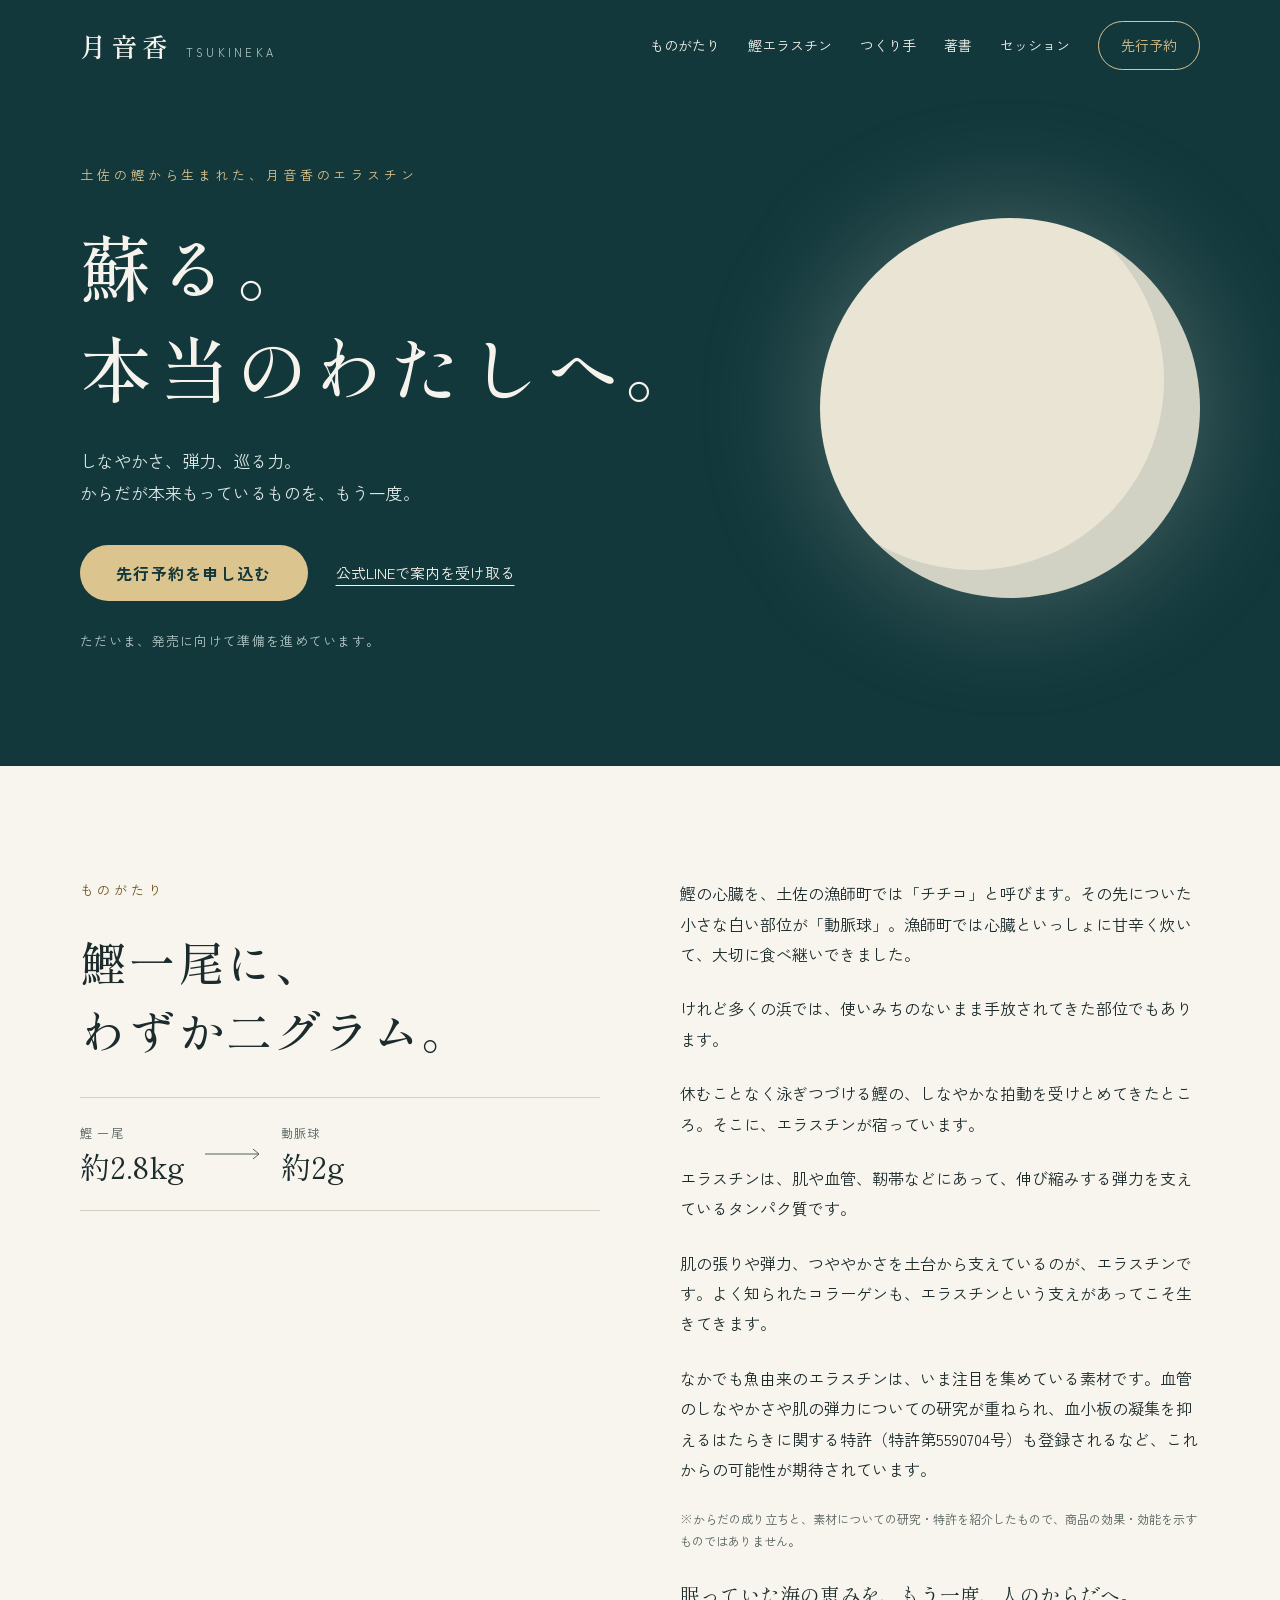
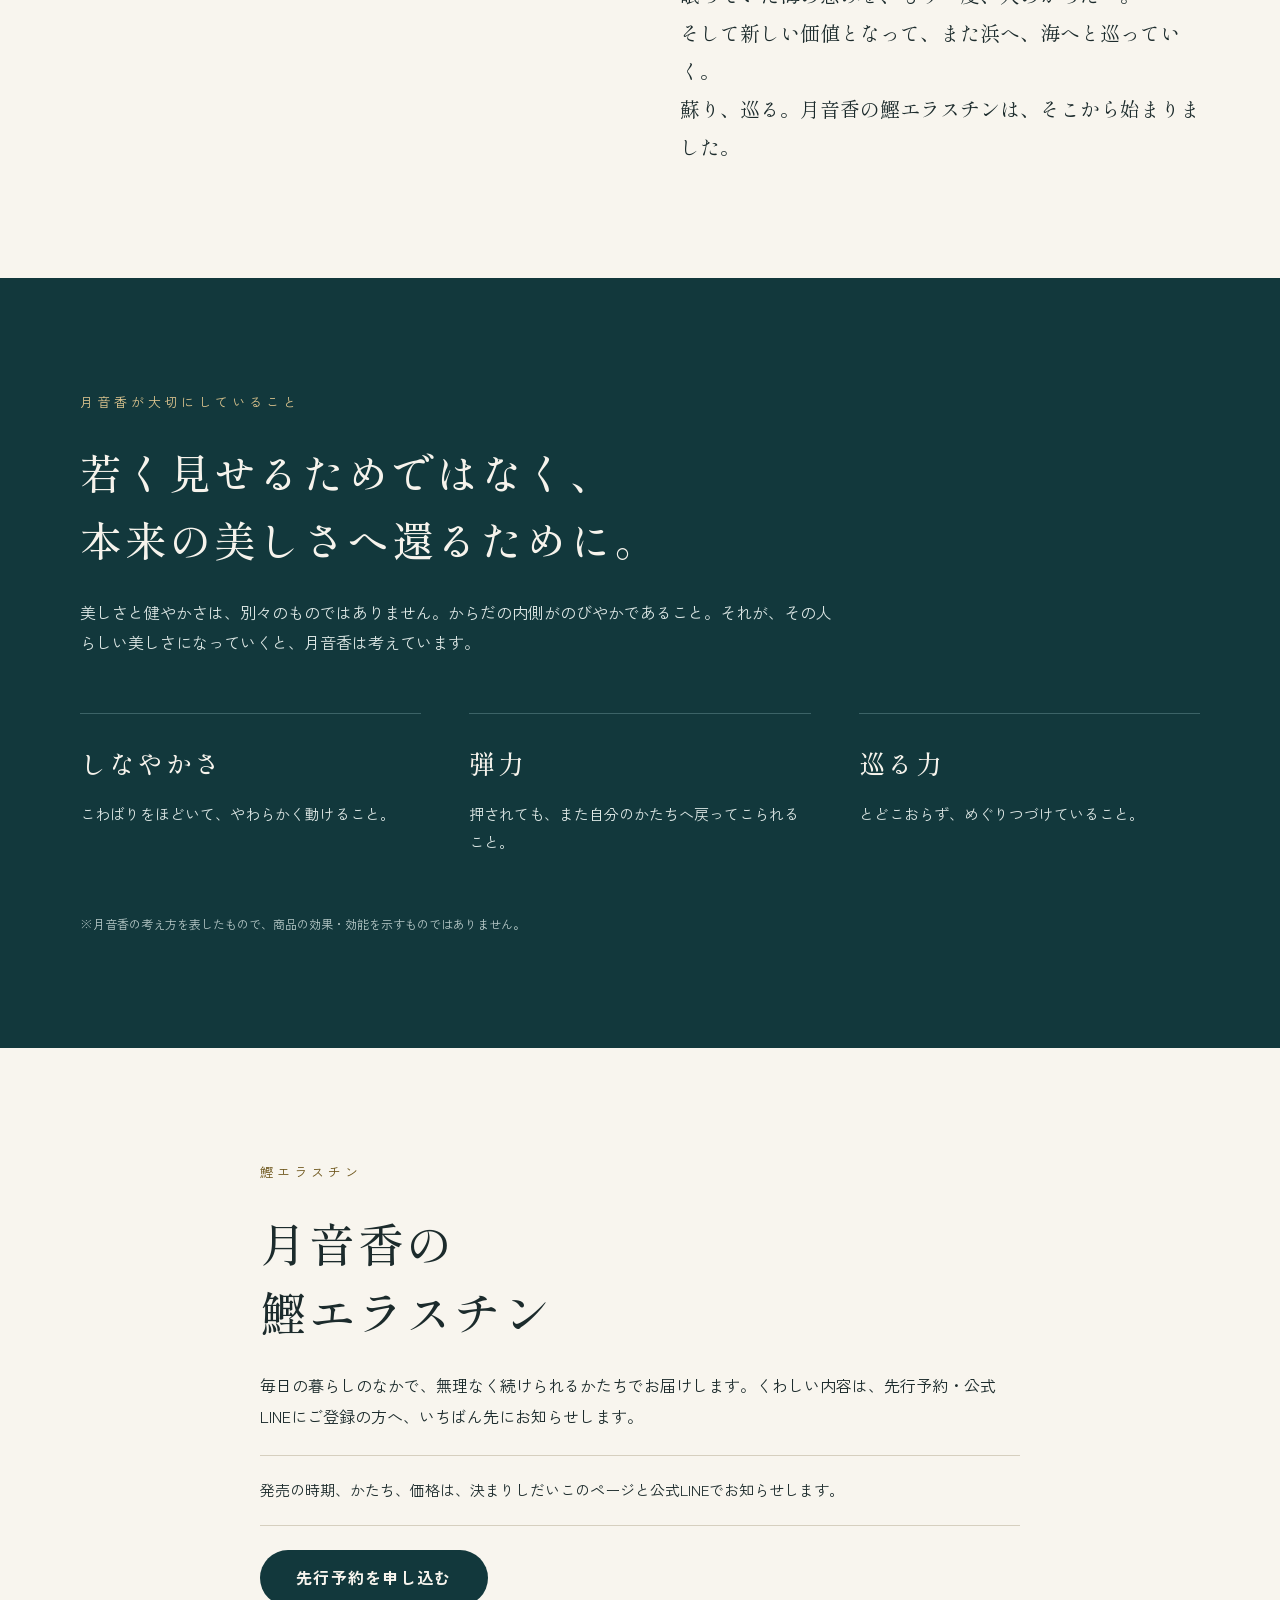
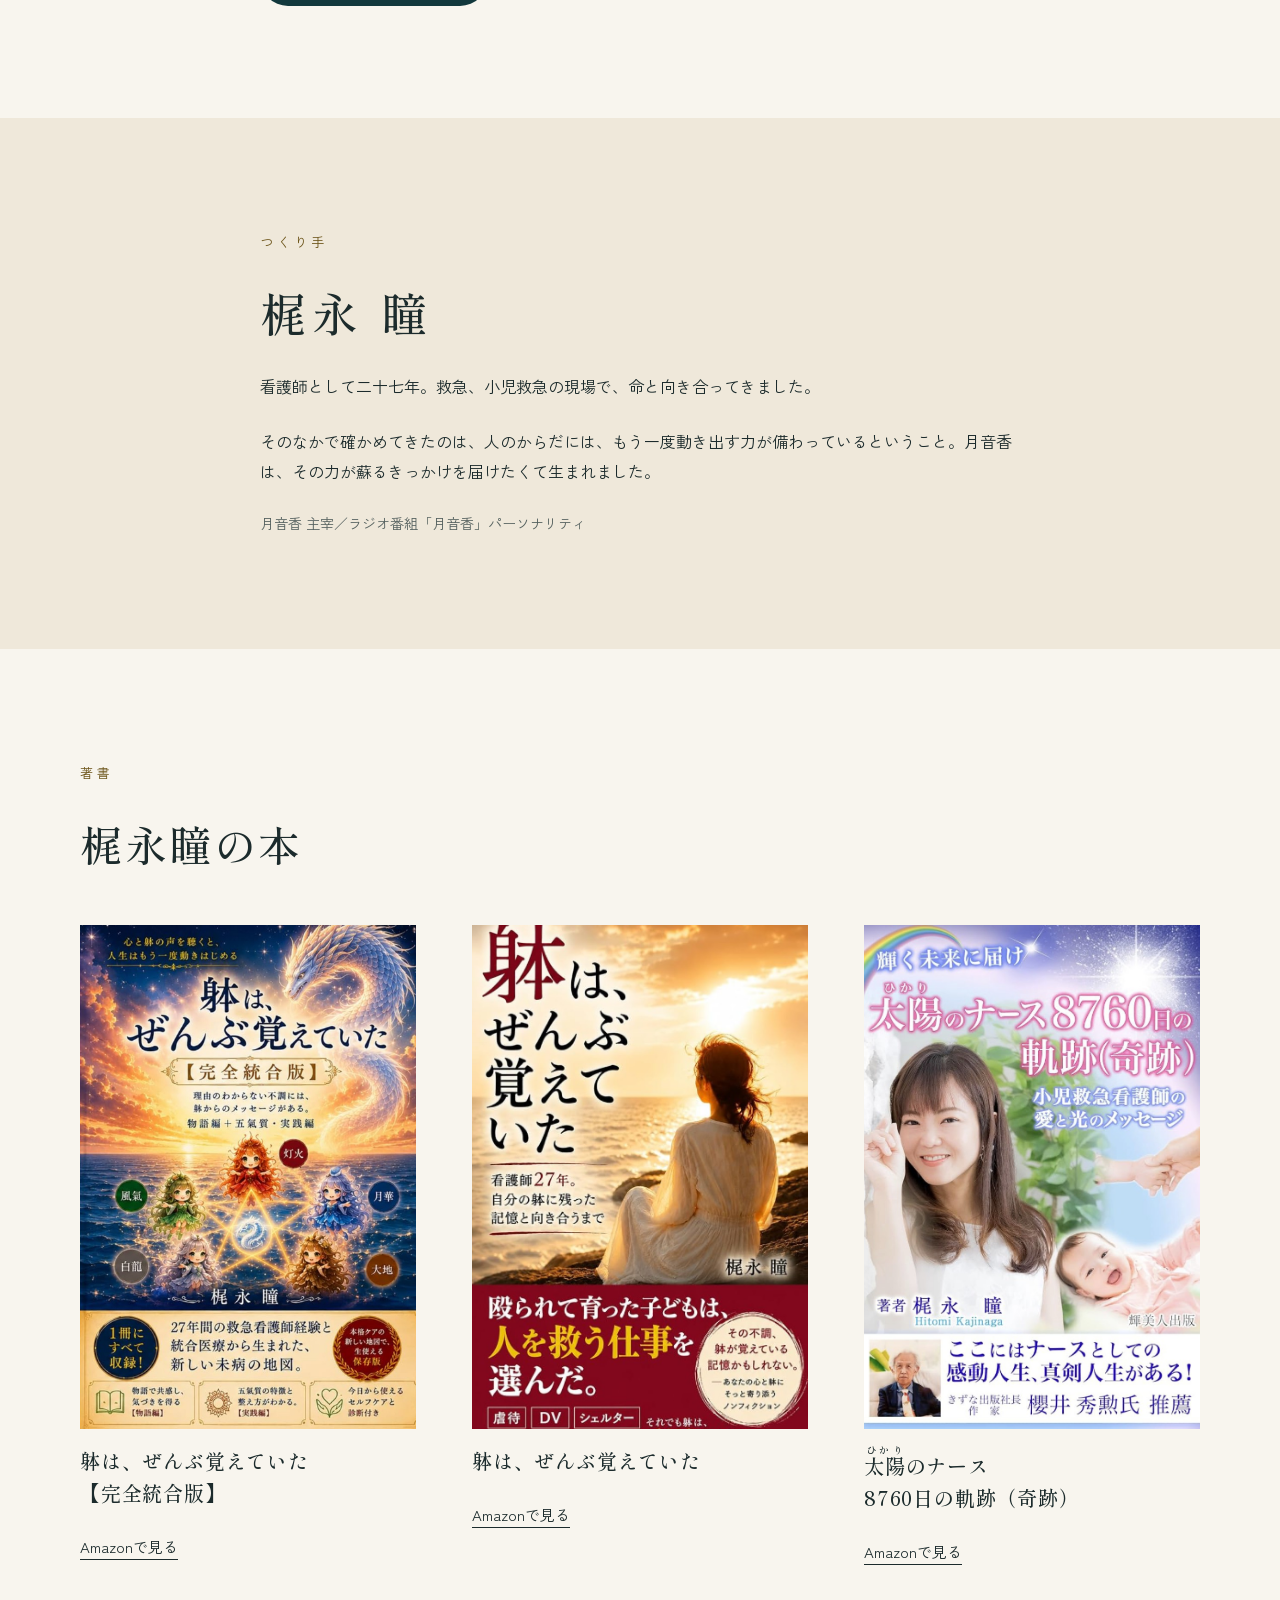
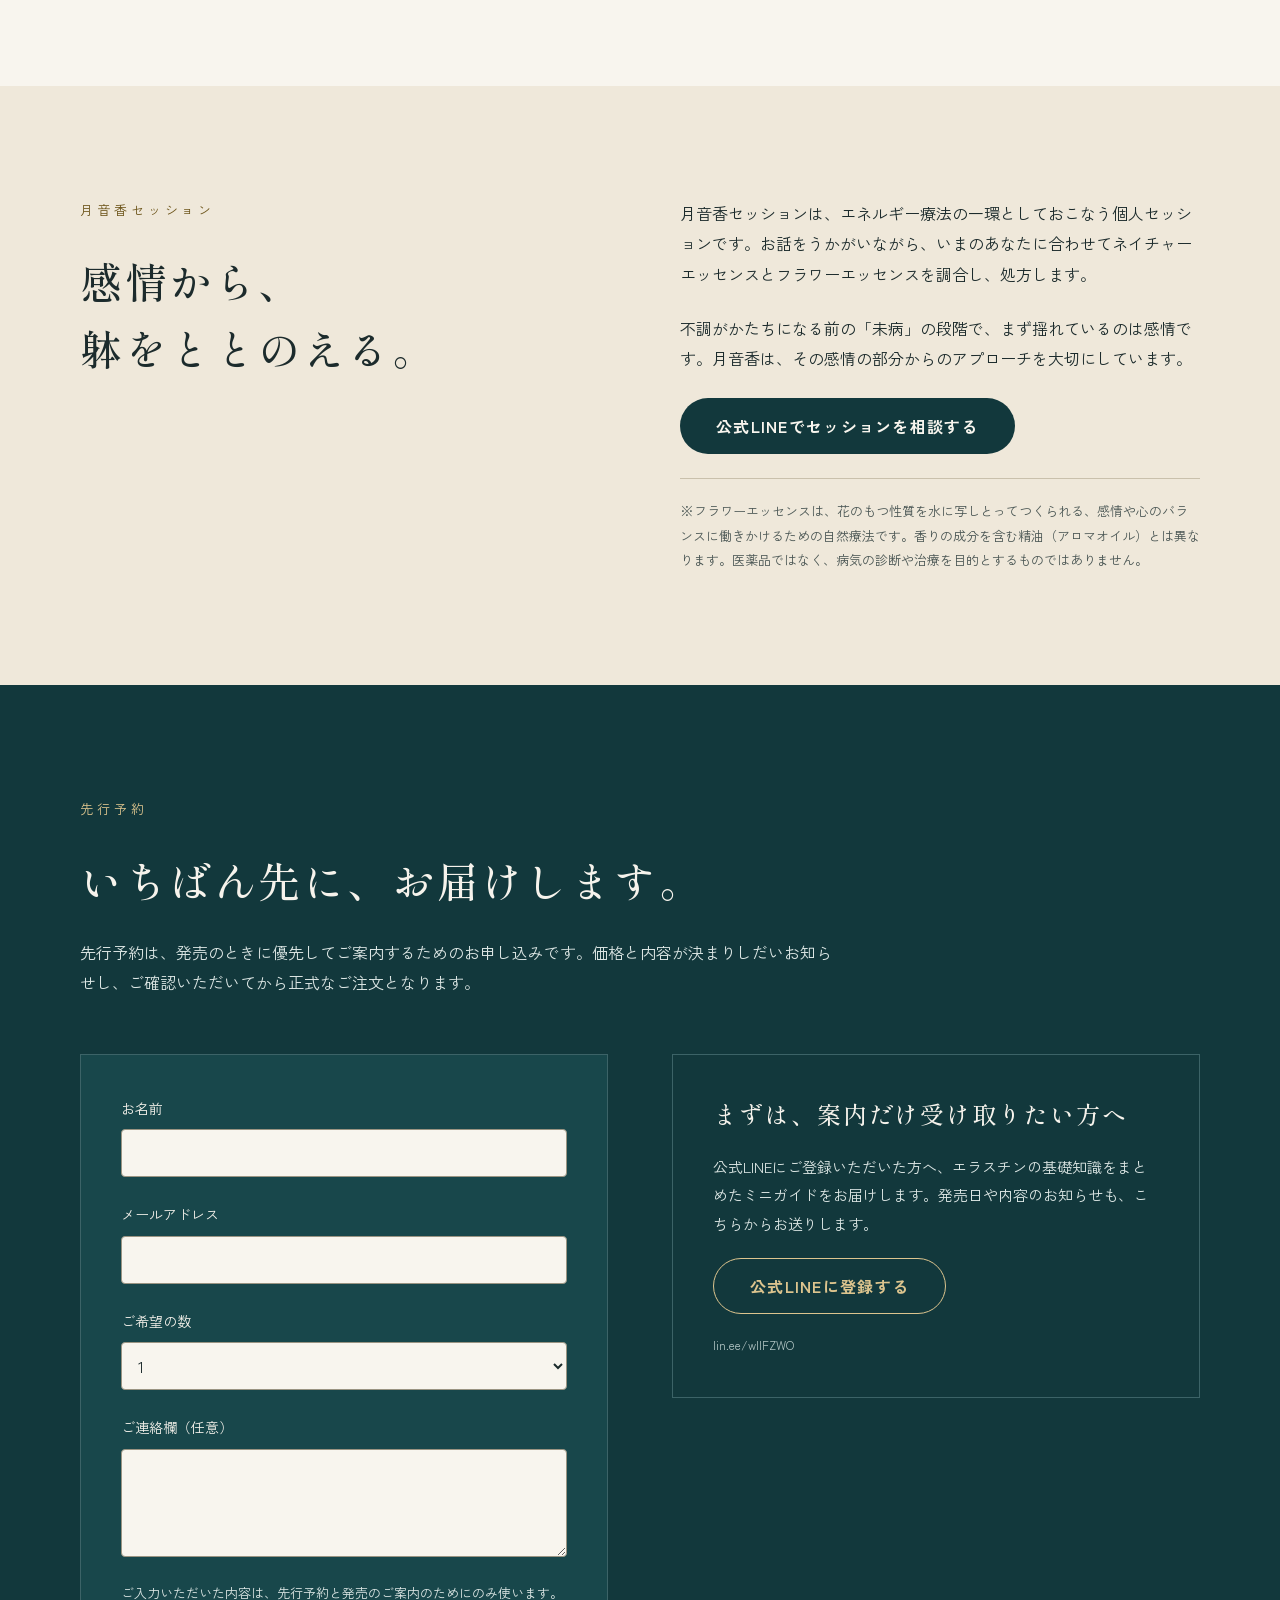
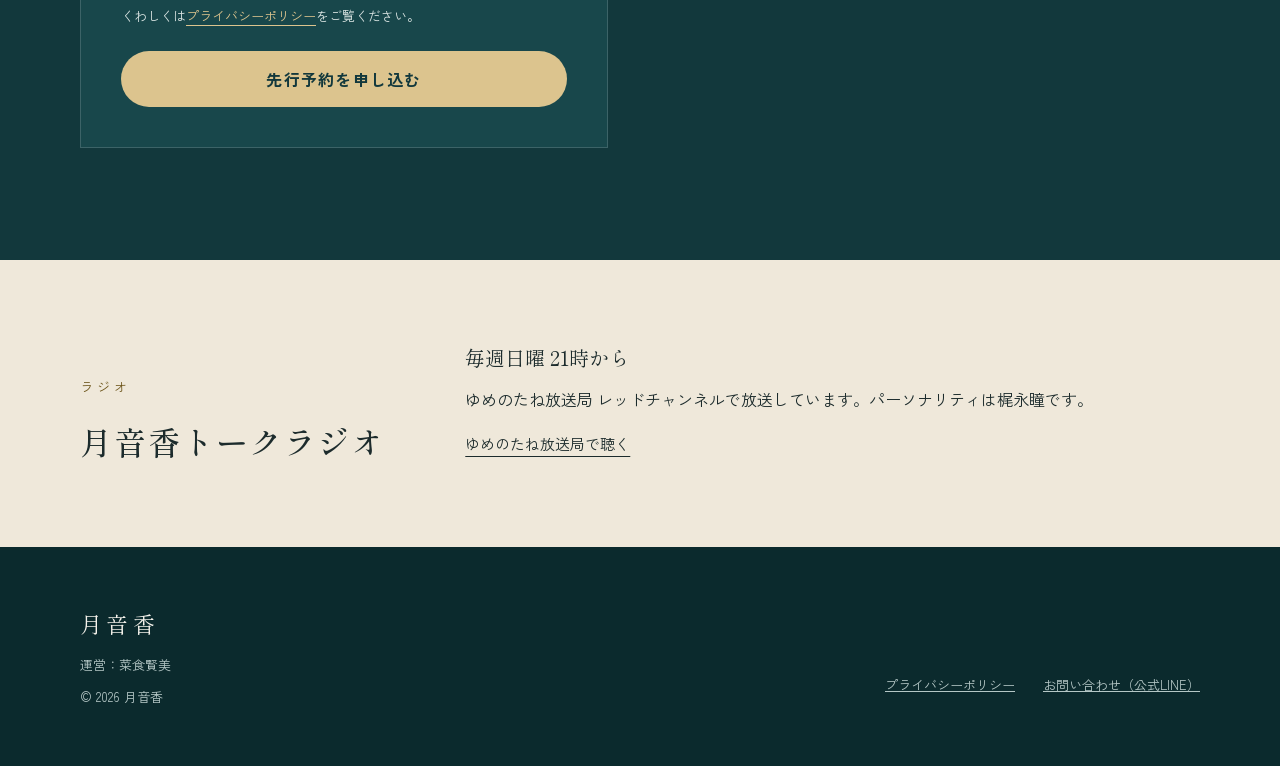
<file: index.html>
<!doctype html>
<html lang="ja">
<head>
<meta charset="utf-8">
<meta name="viewport" content="width=device-width, initial-scale=1">
<title>月音香｜土佐の鰹から生まれたエラスチン</title>
<meta name="description" content="月音香（つきねか）は、土佐の鰹から生まれたエラスチンをお届けします。蘇る。本当のわたしへ。先行予約と公式LINEでのご案内を受け付けています。">
<meta property="og:type" content="website">
<meta property="og:title" content="月音香｜土佐の鰹から生まれたエラスチン">
<meta property="og:description" content="月音香（つきねか）は、土佐の鰹から生まれたエラスチンをお届けします。蘇る。本当のわたしへ。先行予約と公式LINEでのご案内を受け付けています。">
<meta property="og:locale" content="ja_JP">
<link rel="preconnect" href="https://fonts.googleapis.com">
<link rel="preconnect" href="https://fonts.gstatic.com" crossorigin>
<link rel="stylesheet" href="https://fonts.googleapis.com/css2?family=Shippori+Mincho:wght@400;500;600&family=Zen+Kaku+Gothic+New:wght@400;500;700&display=swap">
<style>
html{scroll-behavior:smooth}
body{margin:0;background:#F8F5EE;-webkit-text-size-adjust:100%}
*{box-sizing:border-box}
img{max-width:100%;height:auto}
a{color:inherit}a:hover{opacity:.8}
input,select,textarea,button{font-family:inherit}
input:focus,select:focus,textarea:focus,a:focus-visible,button:focus-visible{outline:2px solid #DCC48E;outline-offset:2px}
button[disabled]{opacity:.6;cursor:default}
[hidden]{display:none!important}
@media (prefers-reduced-motion:reduce){html{scroll-behavior:auto}}
</style>
</head>
<body>
<div style="font-family: 'Zen Kaku Gothic New', 'Hiragino Kaku Gothic ProN', 'Yu Gothic', sans-serif; color: #1C2B2C; background: #F8F5EE; line-height: 1.9; font-size: 16px">

<header style="background: #12383C; color: #F6F3EC; padding: 20px clamp(20px, 5vw, 80px)">
<div style="max-width: 1120px; margin: 0 auto; display: flex; flex-wrap: wrap; align-items: center; justify-content: space-between; gap: 12px 32px">
<a href="#top" style="text-decoration: none; display: flex; align-items: baseline; gap: 12px">
<span style="font-family: 'Shippori Mincho', 'Hiragino Mincho ProN', 'Yu Mincho', serif; font-size: 26px; font-weight: 600; letter-spacing: 0.2em">月音香</span>
<span style="font-size: 11px; letter-spacing: 0.3em; color: #B5C7C6">TSUKINEKA</span>
</a>
<nav aria-label="メインメニュー" style="display: flex; flex-wrap: wrap; align-items: center; gap: 4px 28px; font-size: 14px">
<a href="#story" style="text-decoration: none; padding: 12px 0">ものがたり</a>
<a href="#elastin" style="text-decoration: none; padding: 12px 0">鰹エラスチン</a>
<a href="#maker" style="text-decoration: none; padding: 12px 0">つくり手</a>
<a href="#books" style="text-decoration: none; padding: 12px 0">著書</a>
<a href="#session" style="text-decoration: none; padding: 12px 0">セッション</a>
<a href="#reserve" style="text-decoration: none; padding: 10px 22px; border: 1px solid #DCC48E; color: #DCC48E; border-radius: 999px">先行予約</a>
</nav>
</div>
</header>

<section id="top" style="background: #12383C; color: #F6F3EC; padding: 72px clamp(20px, 5vw, 80px) 112px">
<div style="max-width: 1120px; margin: 0 auto; display: flex; flex-wrap: wrap; align-items: center; gap: 56px 64px">
<div style="flex: 999 1 460px; min-width: 0; display: flex; flex-direction: column; gap: 28px">
<p style="margin: 0; font-size: 13px; letter-spacing: 0.3em; color: #DCC48E">土佐の鰹から生まれた、月音香のエラスチン</p>
<h1 style="margin: 0; font-family: 'Shippori Mincho', 'Hiragino Mincho ProN', 'Yu Mincho', serif; font-weight: 500; font-size: clamp(34px, 9vw, 72px); line-height: 1.4; letter-spacing: 0.08em; white-space: nowrap">蘇る。<br>本当のわたしへ。</h1>
<p style="margin: 0; max-width: 520px; font-size: 17px; color: #DCE6E4">しなやかさ、弾力、巡る力。<br>からだが本来もっているものを、もう一度。</p>
<div style="display: flex; flex-wrap: wrap; align-items: center; gap: 16px 28px; margin-top: 8px">
<a href="#reserve" style="display: inline-flex; align-items: center; justify-content: center; min-height: 56px; padding: 0 36px; background: #DCC48E; color: #12383C; font-weight: 700; font-size: 16px; letter-spacing: 0.08em; text-decoration: none; border-radius: 999px">先行予約を申し込む</a>
<a href="https://lin.ee/wllFZWO" target="_blank" rel="noopener" style="display: inline-flex; align-items: center; min-height: 48px; font-size: 15px; color: #F6F3EC; text-underline-offset: 6px">公式LINEで案内を受け取る</a>
</div>
<p style="margin: 0; font-size: 13px; color: #B5C7C6; letter-spacing: 0.1em">ただいま、発売に向けて準備を進めています。</p>
</div>
<div aria-hidden="true" style="flex: 1 1 320px; display: flex; justify-content: center">
<div style="width: min(380px, 70vw); aspect-ratio: 1 / 1; border-radius: 50%; background: #E9E4D4; box-shadow: 0 0 120px rgba(233, 228, 212, 0.28), inset -36px -28px 0 rgba(18, 56, 60, 0.10)"></div>
</div>
</div>
</section>

<section id="story" style="padding: 112px clamp(20px, 5vw, 80px)">
<div style="max-width: 1120px; margin: 0 auto; display: grid; grid-template-columns: repeat(auto-fit, minmax(min(400px, 100%), 1fr)); gap: 56px 80px; align-items: start">
<div style="display: flex; flex-direction: column; gap: 24px">
<p style="margin: 0; font-size: 13px; letter-spacing: 0.3em; color: #6B5318">ものがたり</p>
<h2 style="margin: 0; font-family: 'Shippori Mincho', 'Hiragino Mincho ProN', 'Yu Mincho', serif; font-weight: 500; font-size: clamp(30px, 4.2vw, 46px); line-height: 1.5; letter-spacing: 0.06em">鰹一尾に、<br>わずか二グラム。</h2>
<div style="display: flex; align-items: center; gap: 20px; padding: 24px 0; border-top: 1px solid #D6CFBF; border-bottom: 1px solid #D6CFBF; margin-top: 8px">
<div style="display: flex; flex-direction: column; gap: 2px">
<span style="font-size: 12px; color: #55615F; letter-spacing: 0.1em">鰹 一尾</span>
<span style="font-family: 'Shippori Mincho', 'Hiragino Mincho ProN', 'Yu Mincho', serif; font-size: 30px; line-height: 1.3">約2.8kg</span>
</div>
<svg aria-hidden="true" width="56" height="12" viewBox="0 0 56 12" fill="none" stroke="#55615F" stroke-width="1"><path d="M0 6h54M48 1l6 5-6 5"></path></svg>
<div style="display: flex; flex-direction: column; gap: 2px">
<span style="font-size: 12px; color: #55615F; letter-spacing: 0.1em">動脈球</span>
<span style="font-family: 'Shippori Mincho', 'Hiragino Mincho ProN', 'Yu Mincho', serif; font-size: 30px; line-height: 1.3">約2g</span>
</div>
</div>
</div>
<div style="display: flex; flex-direction: column; gap: 24px; font-size: 16px">
<p style="margin: 0">鰹の心臓を、土佐の漁師町では「チチコ」と呼びます。その先についた小さな白い部位が「動脈球」。漁師町では心臓といっしょに甘辛く炊いて、大切に食べ継いできました。</p>
<p style="margin: 0">けれど多くの浜では、使いみちのないまま手放されてきた部位でもあります。</p>
<p style="margin: 0">休むことなく泳ぎつづける鰹の、しなやかな拍動を受けとめてきたところ。そこに、エラスチンが宿っています。</p>
<p style="margin: 0">エラスチンは、肌や血管、靭帯などにあって、伸び縮みする弾力を支えているタンパク質です。</p>
<p style="margin: 0">肌の張りや弾力、つややかさを土台から支えているのが、エラスチンです。よく知られたコラーゲンも、エラスチンという支えがあってこそ生きてきます。</p>
<p style="margin: 0">なかでも魚由来のエラスチンは、いま注目を集めている素材です。血管のしなやかさや肌の弾力についての研究が重ねられ、血小板の凝集を抑えるはたらきに関する特許（特許第5590704号）も登録されるなど、これからの可能性が期待されています。</p>
<p style="margin: 0; font-size: 12px; line-height: 1.8; color: #55615F">※からだの成り立ちと、素材についての研究・特許を紹介したもので、商品の効果・効能を示すものではありません。</p>
<p style="margin: 0; font-family: 'Shippori Mincho', 'Hiragino Mincho ProN', 'Yu Mincho', serif; font-size: 20px; line-height: 1.9">眠っていた海の恵みを、もう一度、人のからだへ。<br>そして新しい価値となって、また浜へ、海へと巡っていく。<br>蘇り、巡る。月音香の鰹エラスチンは、そこから始まりました。</p>
</div>
</div>
</section>

<section id="philosophy" style="background: #12383C; color: #F6F3EC; padding: 112px clamp(20px, 5vw, 80px)">
<div style="max-width: 1120px; margin: 0 auto; display: flex; flex-direction: column; gap: 56px">
<div style="display: flex; flex-direction: column; gap: 24px; max-width: 760px">
<p style="margin: 0; font-size: 13px; letter-spacing: 0.3em; color: #DCC48E">月音香が大切にしていること</p>
<h2 style="margin: 0; font-family: 'Shippori Mincho', 'Hiragino Mincho ProN', 'Yu Mincho', serif; font-weight: 500; font-size: clamp(28px, 3.8vw, 42px); line-height: 1.6; letter-spacing: 0.06em">若く見せるためではなく、<br>本来の美しさへ還るために。</h2>
<p style="margin: 0; color: #DCE6E4">美しさと健やかさは、別々のものではありません。からだの内側がのびやかであること。それが、その人らしい美しさになっていくと、月音香は考えています。</p>
</div>
<div style="display: grid; grid-template-columns: repeat(auto-fit, minmax(min(280px, 100%), 1fr)); gap: 40px 48px">
<div style="display: flex; flex-direction: column; gap: 12px; padding-top: 24px; border-top: 1px solid #3C6367">
<h3 style="margin: 0; font-family: 'Shippori Mincho', 'Hiragino Mincho ProN', 'Yu Mincho', serif; font-weight: 500; font-size: 26px; letter-spacing: 0.1em">しなやかさ</h3>
<p style="margin: 0; color: #DCE6E4; font-size: 15px">こわばりをほどいて、やわらかく動けること。</p>
</div>
<div style="display: flex; flex-direction: column; gap: 12px; padding-top: 24px; border-top: 1px solid #3C6367">
<h3 style="margin: 0; font-family: 'Shippori Mincho', 'Hiragino Mincho ProN', 'Yu Mincho', serif; font-weight: 500; font-size: 26px; letter-spacing: 0.1em">弾力</h3>
<p style="margin: 0; color: #DCE6E4; font-size: 15px">押されても、また自分のかたちへ戻ってこられること。</p>
</div>
<div style="display: flex; flex-direction: column; gap: 12px; padding-top: 24px; border-top: 1px solid #3C6367">
<h3 style="margin: 0; font-family: 'Shippori Mincho', 'Hiragino Mincho ProN', 'Yu Mincho', serif; font-weight: 500; font-size: 26px; letter-spacing: 0.1em">巡る力</h3>
<p style="margin: 0; color: #DCE6E4; font-size: 15px">とどこおらず、めぐりつづけていること。</p>
</div>
</div>
<p style="margin: 0; font-size: 12px; color: #B5C7C6">※月音香の考え方を表したもので、商品の効果・効能を示すものではありません。</p>
</div>
</section>

<section id="elastin" style="padding: 112px clamp(20px, 5vw, 80px)">
<div style="max-width: 760px; margin: 0 auto">
<div style="display: flex; flex-direction: column; gap: 24px">
<p style="margin: 0; font-size: 13px; letter-spacing: 0.3em; color: #6B5318">鰹エラスチン</p>
<h2 style="margin: 0; font-family: 'Shippori Mincho', 'Hiragino Mincho ProN', 'Yu Mincho', serif; font-weight: 500; font-size: clamp(30px, 4.2vw, 46px); line-height: 1.5; letter-spacing: 0.06em">月音香の<br>鰹エラスチン</h2>
<p style="margin: 0">毎日の暮らしのなかで、無理なく続けられるかたちでお届けします。くわしい内容は、先行予約・公式LINEにご登録の方へ、いちばん先にお知らせします。</p>
<p style="margin: 0; padding: 20px 0; border-top: 1px solid #D6CFBF; border-bottom: 1px solid #D6CFBF; font-size: 15px">発売の時期、かたち、価格は、決まりしだいこのページと公式LINEでお知らせします。</p>
<div style="display: flex">
<a href="#reserve" style="display: inline-flex; align-items: center; justify-content: center; min-height: 56px; padding: 0 36px; background: #12383C; color: #F8F5EE; font-weight: 700; letter-spacing: 0.08em; text-decoration: none; border-radius: 999px">先行予約を申し込む</a>
</div>
</div>
</div>
</section>

<section id="maker" style="background: #EFE8DA; padding: 112px clamp(20px, 5vw, 80px)">
<div style="max-width: 760px; margin: 0 auto">
<div style="display: flex; flex-direction: column; gap: 24px">
<p style="margin: 0; font-size: 13px; letter-spacing: 0.3em; color: #6B5318">つくり手</p>
<h2 style="margin: 0; font-family: 'Shippori Mincho', 'Hiragino Mincho ProN', 'Yu Mincho', serif; font-weight: 500; font-size: clamp(30px, 4.2vw, 46px); line-height: 1.5; letter-spacing: 0.12em">梶永 瞳</h2>
<p style="margin: 0">看護師として二十七年。救急、小児救急の現場で、命と向き合ってきました。</p>
<p style="margin: 0">そのなかで確かめてきたのは、人のからだには、もう一度動き出す力が備わっているということ。月音香は、その力が蘇るきっかけを届けたくて生まれました。</p>
<p style="margin: 0; font-size: 14px; color: #55615F">月音香 主宰／ラジオ番組「月音香」パーソナリティ</p>
</div>
</div>
</section>

<section id="books" style="padding: 112px clamp(20px, 5vw, 80px)">
<div style="max-width: 1120px; margin: 0 auto; display: flex; flex-direction: column; gap: 48px">
<div style="display: flex; flex-direction: column; gap: 24px">
<p style="margin: 0; font-size: 13px; letter-spacing: 0.3em; color: #6B5318">著書</p>
<h2 style="margin: 0; font-family: 'Shippori Mincho', 'Hiragino Mincho ProN', 'Yu Mincho', serif; font-weight: 500; font-size: clamp(28px, 3.8vw, 42px); line-height: 1.6; letter-spacing: 0.06em">梶永瞳の本</h2>
</div>
<div style="display: grid; grid-template-columns: repeat(auto-fit, minmax(min(260px, 100%), 1fr)); gap: 48px 56px">
<div style="display: flex; flex-direction: column; gap: 16px">
<img src="assets/gappon-cover.jpg" alt="『躰は、ぜんぶ覚えていた【完全統合版】』の表紙" width="1018" height="1498" style="width: 100%; aspect-ratio: 2 / 3; object-fit: cover; display: block">
<h3 style="margin: 0; font-family: 'Shippori Mincho', 'Hiragino Mincho ProN', 'Yu Mincho', serif; font-weight: 500; font-size: 20px; line-height: 1.6; letter-spacing: 0.04em">躰は、ぜんぶ覚えていた<br>【完全統合版】</h3>
<a href="https://amzn.asia/d/0bovoehb" target="_blank" rel="noopener" style="display: inline-flex; align-items: center; min-height: 44px; font-size: 15px; text-underline-offset: 6px">Amazonで見る</a>
</div>
<div style="display: flex; flex-direction: column; gap: 16px">
<img src="assets/shohan-cover.jpg" alt="『躰は、ぜんぶ覚えていた』の表紙" style="width: 100%; aspect-ratio: 2 / 3; object-fit: cover; display: block">
<h3 style="margin: 0; font-family: 'Shippori Mincho', 'Hiragino Mincho ProN', 'Yu Mincho', serif; font-weight: 500; font-size: 20px; line-height: 1.6; letter-spacing: 0.04em">躰は、ぜんぶ覚えていた</h3>
<a href="https://amzn.asia/d/0gT1OBII" target="_blank" rel="noopener" style="display: inline-flex; align-items: center; min-height: 44px; font-size: 15px; text-underline-offset: 6px">Amazonで見る</a>
</div>
<div style="display: flex; flex-direction: column; gap: 16px">
<img src="assets/taiyo-cover.jpg" alt="『太陽のナース8760日の軌跡（奇跡）』の表紙" style="width: 100%; aspect-ratio: 2 / 3; object-fit: cover; display: block">
<h3 style="margin: 0; font-family: 'Shippori Mincho', 'Hiragino Mincho ProN', 'Yu Mincho', serif; font-weight: 500; font-size: 20px; line-height: 1.6; letter-spacing: 0.04em"><ruby>太陽<rt>ひかり</rt></ruby>のナース<br>8760日の軌跡（奇跡）</h3>
<a href="https://amzn.asia/d/0gZNVTHe" target="_blank" rel="noopener" style="display: inline-flex; align-items: center; min-height: 44px; font-size: 15px; text-underline-offset: 6px">Amazonで見る</a>
</div>
</div>
</div>
</section>

<section id="session" style="background: #EFE8DA; padding: 112px clamp(20px, 5vw, 80px)">
<div style="max-width: 1120px; margin: 0 auto; display: grid; grid-template-columns: repeat(auto-fit, minmax(min(400px, 100%), 1fr)); gap: 48px 80px; align-items: start">
<div style="display: flex; flex-direction: column; gap: 24px">
<p style="margin: 0; font-size: 13px; letter-spacing: 0.3em; color: #6B5318">月音香セッション</p>
<h2 style="margin: 0; font-family: 'Shippori Mincho', 'Hiragino Mincho ProN', 'Yu Mincho', serif; font-weight: 500; font-size: clamp(28px, 3.8vw, 42px); line-height: 1.6; letter-spacing: 0.06em">感情から、<br>躰をととのえる。</h2>
</div>
<div style="display: flex; flex-direction: column; gap: 24px">
<p style="margin: 0">月音香セッションは、エネルギー療法の一環としておこなう個人セッションです。お話をうかがいながら、いまのあなたに合わせてネイチャーエッセンスとフラワーエッセンスを調合し、処方します。</p>
<p style="margin: 0">不調がかたちになる前の「未病」の段階で、まず揺れているのは感情です。月音香は、その感情の部分からのアプローチを大切にしています。</p>
<div style="display: flex">
<a href="https://lin.ee/wllFZWO" target="_blank" rel="noopener" style="display: inline-flex; align-items: center; justify-content: center; min-height: 56px; padding: 0 36px; background: #12383C; color: #F8F5EE; font-weight: 700; letter-spacing: 0.08em; text-decoration: none; border-radius: 999px">公式LINEでセッションを相談する</a>
</div>
<p style="margin: 0; padding-top: 20px; border-top: 1px solid #C9C0AC; font-size: 13px; line-height: 1.9; color: #4A5654">※フラワーエッセンスは、花のもつ性質を水に写しとってつくられる、感情や心のバランスに働きかけるための自然療法です。香りの成分を含む精油（アロマオイル）とは異なります。医薬品ではなく、病気の診断や治療を目的とするものではありません。</p>
</div>
</div>
</section>

<section id="reserve" style="background: #12383C; color: #F6F3EC; padding: 112px clamp(20px, 5vw, 80px)">
<div style="max-width: 1120px; margin: 0 auto; display: flex; flex-direction: column; gap: 56px">
<div style="display: flex; flex-direction: column; gap: 24px; max-width: 760px">
<p style="margin: 0; font-size: 13px; letter-spacing: 0.3em; color: #DCC48E">先行予約</p>
<h2 style="margin: 0; font-family: 'Shippori Mincho', 'Hiragino Mincho ProN', 'Yu Mincho', serif; font-weight: 500; font-size: clamp(28px, 3.8vw, 42px); line-height: 1.6; letter-spacing: 0.06em">いちばん先に、お届けします。</h2>
<p style="margin: 0; color: #DCE6E4">先行予約は、発売のときに優先してご案内するためのお申し込みです。価格と内容が決まりしだいお知らせし、ご確認いただいてから正式なご注文となります。</p>
</div>
<div style="display: grid; grid-template-columns: repeat(auto-fit, minmax(min(400px, 100%), 1fr)); gap: 48px 64px; align-items: start">

<div style="padding: 40px; background: #18474B; border: 1px solid #3C6367">
<form id="reserve-form" novalidate style="display: flex; flex-direction: column; gap: 24px">
<div style="display: flex; flex-direction: column; gap: 8px">
<label for="rv-name" style="font-size: 14px">お名前</label>
<input id="rv-name" name="name" type="text" required autocomplete="name" style="min-height: 48px; padding: 0 16px; font-size: 16px; color: #1C2B2C; background: #F8F5EE; border: 1px solid #9A9482; border-radius: 4px; box-sizing: border-box; width: 100%">
</div>
<div style="display: flex; flex-direction: column; gap: 8px">
<label for="rv-mail" style="font-size: 14px">メールアドレス</label>
<input id="rv-mail" name="email" type="email" required autocomplete="email" style="min-height: 48px; padding: 0 16px; font-size: 16px; color: #1C2B2C; background: #F8F5EE; border: 1px solid #9A9482; border-radius: 4px; box-sizing: border-box; width: 100%">
</div>
<div style="display: flex; flex-direction: column; gap: 8px">
<label for="rv-qty" style="font-size: 14px">ご希望の数</label>
<select id="rv-qty" name="qty" style="min-height: 48px; padding: 0 12px; font-size: 16px; color: #1C2B2C; background: #F8F5EE; border: 1px solid #9A9482; border-radius: 4px; box-sizing: border-box; width: 100%">
<option>1</option>
<option>2</option>
<option>3</option>
<option>4以上（ご連絡欄にご記入ください）</option>
</select>
</div>
<div style="display: flex; flex-direction: column; gap: 8px">
<label for="rv-note" style="font-size: 14px">ご連絡欄（任意）</label>
<textarea id="rv-note" name="note" rows="3" style="padding: 12px 16px; font-size: 16px; line-height: 1.7; color: #1C2B2C; background: #F8F5EE; border: 1px solid #9A9482; border-radius: 4px; box-sizing: border-box; width: 100%; resize: vertical"></textarea>
</div>
<div style="position: absolute; left: -9999px" aria-hidden="true">
<label for="rv-site">このらんは空のままにしてください</label>
<input id="rv-site" name="website" type="text" tabindex="-1" autocomplete="off">
</div>
<p style="margin: 0; font-size: 13px; line-height: 1.8; color: #DCE6E4">ご入力いただいた内容は、先行予約と発売のご案内のためにのみ使います。くわしくは<a href="privacy.html" style="color: #DCC48E; text-underline-offset: 4px">プライバシーポリシー</a>をご覧ください。</p>
<p id="reserve-error" role="alert" hidden style="margin: 0; padding: 12px 16px; font-size: 14px; line-height: 1.8; color: #12383C; background: #F3D9C9; border-radius: 4px"></p>
<button id="reserve-submit" type="submit" style="min-height: 56px; padding: 0 36px; background: #DCC48E; color: #12383C; font-weight: 700; font-size: 16px; letter-spacing: 0.08em; border: none; border-radius: 999px; cursor: pointer">先行予約を申し込む</button>
</form>
<div id="reserve-thanks" role="status" tabindex="-1" hidden style="display: flex; flex-direction: column; gap: 16px; padding: 24px 0">
<h3 style="margin: 0; font-family: 'Shippori Mincho', 'Hiragino Mincho ProN', 'Yu Mincho', serif; font-weight: 500; font-size: 26px; letter-spacing: 0.08em">お申し込みありがとうございます。</h3>
<p style="margin: 0; color: #DCE6E4">発売が近づきましたら、いちばん先にご案内をお送りします。公式LINEにもご登録いただくと、準備のようすをお届けできます。</p>
<div style="display: flex">
<a href="https://lin.ee/wllFZWO" target="_blank" rel="noopener" style="display: inline-flex; align-items: center; min-height: 48px; color: #DCC48E; text-underline-offset: 6px">公式LINEに登録する</a>
</div>
</div>
</div>

<div id="line" style="display: flex; flex-direction: column; gap: 20px; padding: 40px; border: 1px solid #3C6367">
<h3 style="margin: 0; font-family: 'Shippori Mincho', 'Hiragino Mincho ProN', 'Yu Mincho', serif; font-weight: 500; font-size: 24px; line-height: 1.6; letter-spacing: 0.08em">まずは、案内だけ受け取りたい方へ</h3>
<p style="margin: 0; color: #DCE6E4; font-size: 15px">公式LINEにご登録いただいた方へ、エラスチンの基礎知識をまとめたミニガイドをお届けします。発売日や内容のお知らせも、こちらからお送りします。</p>
<div style="display: flex">
<a href="https://lin.ee/wllFZWO" target="_blank" rel="noopener" style="display: inline-flex; align-items: center; justify-content: center; min-height: 56px; padding: 0 36px; border: 1px solid #DCC48E; color: #DCC48E; font-weight: 700; letter-spacing: 0.08em; text-decoration: none; border-radius: 999px">公式LINEに登録する</a>
</div>
<p style="margin: 0; font-size: 12px; color: #B5C7C6">lin.ee/wllFZWO</p>
</div>

</div>
</div>
</section>

<section id="radio" style="background: #EFE8DA; padding: 80px clamp(20px, 5vw, 80px)">
<div style="max-width: 1120px; margin: 0 auto; display: flex; flex-wrap: wrap; align-items: flex-end; gap: 20px 80px">
<div style="flex: 0 1 auto; display: flex; flex-direction: column; gap: 16px">
<p style="margin: 0; font-size: 13px; letter-spacing: 0.3em; color: #6B5318">ラジオ</p>
<h2 style="margin: 0; font-family: 'Shippori Mincho', 'Hiragino Mincho ProN', 'Yu Mincho', serif; font-weight: 500; font-size: clamp(24px, 3.2vw, 32px); line-height: 1.6; letter-spacing: 0.06em; white-space: nowrap">月音香トークラジオ</h2>
</div>
<div style="flex: 999 1 400px; min-width: 0; display: flex; flex-direction: column; gap: 8px">
<p style="margin: 0; font-family: 'Shippori Mincho', 'Hiragino Mincho ProN', 'Yu Mincho', serif; font-size: 20px; line-height: 1.8">毎週日曜 21時から</p>
<p style="margin: 0">ゆめのたね放送局 レッドチャンネルで放送しています。パーソナリティは梶永瞳です。</p>
<div style="display: flex"><a href="https://www.yumenotane.jp/" target="_blank" rel="noopener" style="display: inline-flex; align-items: center; min-height: 44px; font-size: 15px; text-underline-offset: 6px">ゆめのたね放送局で聴く</a></div>
</div>
</div>
</section>

<footer style="background: #0B2A2D; color: #B5C7C6; padding: 56px clamp(20px, 5vw, 80px)">
<div style="max-width: 1120px; margin: 0 auto; display: flex; flex-wrap: wrap; align-items: flex-end; justify-content: space-between; gap: 24px 48px; font-size: 13px">
<div style="display: flex; flex-direction: column; gap: 8px">
<span style="font-family: 'Shippori Mincho', 'Hiragino Mincho ProN', 'Yu Mincho', serif; font-size: 22px; letter-spacing: 0.2em; color: #F6F3EC">月音香</span>
<span>運営：菜食賢美</span>
<span>© 2026 月音香</span>
</div>
<nav aria-label="フッターメニュー" style="display: flex; flex-wrap: wrap; gap: 4px 28px">
<a href="privacy.html" style="padding: 12px 0">プライバシーポリシー</a>
<a href="https://lin.ee/wllFZWO" target="_blank" rel="noopener" style="padding: 12px 0">お問い合わせ（公式LINE）</a>
</nav>
</div>
</footer>

</div>
<script>
(function () {
  // Google Apps Script の「ウェブアプリ」URL を下の '' の中に貼り付けてください。
  var ENDPOINT = 'https://script.google.com/macros/s/AKfycbzWellRaDnTpwmNbRoX1uVSn12MtbgXbQT6kFEd4M47toYbreGn_Uv-6DkVzhOtM0h9/exec';
  var form = document.getElementById('reserve-form');
  if (!form) return;
  var thanks = document.getElementById('reserve-thanks');
  var error = document.getElementById('reserve-error');
  var button = document.getElementById('reserve-submit');
  function fail(message) {
    error.textContent = message;
    error.hidden = false;
    button.disabled = false;
    button.textContent = '先行予約を申し込む';
  }
  form.addEventListener('submit', function (e) {
    e.preventDefault();
    error.hidden = true;
    var name = form.elements.name.value.trim();
    var email = form.elements.email.value.trim();
    if (!name) { fail('お名前をご入力ください。'); form.elements.name.focus(); return; }
    if (!/^[^\s@]+@[^\s@]+\.[^\s@]+$/.test(email)) { fail('メールアドレスをご確認ください。'); form.elements.email.focus(); return; }
    if (!ENDPOINT) { fail('ただいま受付の準備中です。おそれいりますが、公式LINEからご連絡ください。'); return; }
    button.disabled = true;
    button.textContent = '送信しています…';
    var data = new URLSearchParams(new FormData(form));
    fetch(ENDPOINT, { method: 'POST', mode: 'no-cors', body: data })
      .then(function () {
        form.hidden = true;
        thanks.hidden = false;
        thanks.focus();
      })
      .catch(function () {
        fail('送信できませんでした。通信状況をご確認のうえ、もう一度お試しください。');
      });
  });
})();
</script>
</body>
</html>
</file>
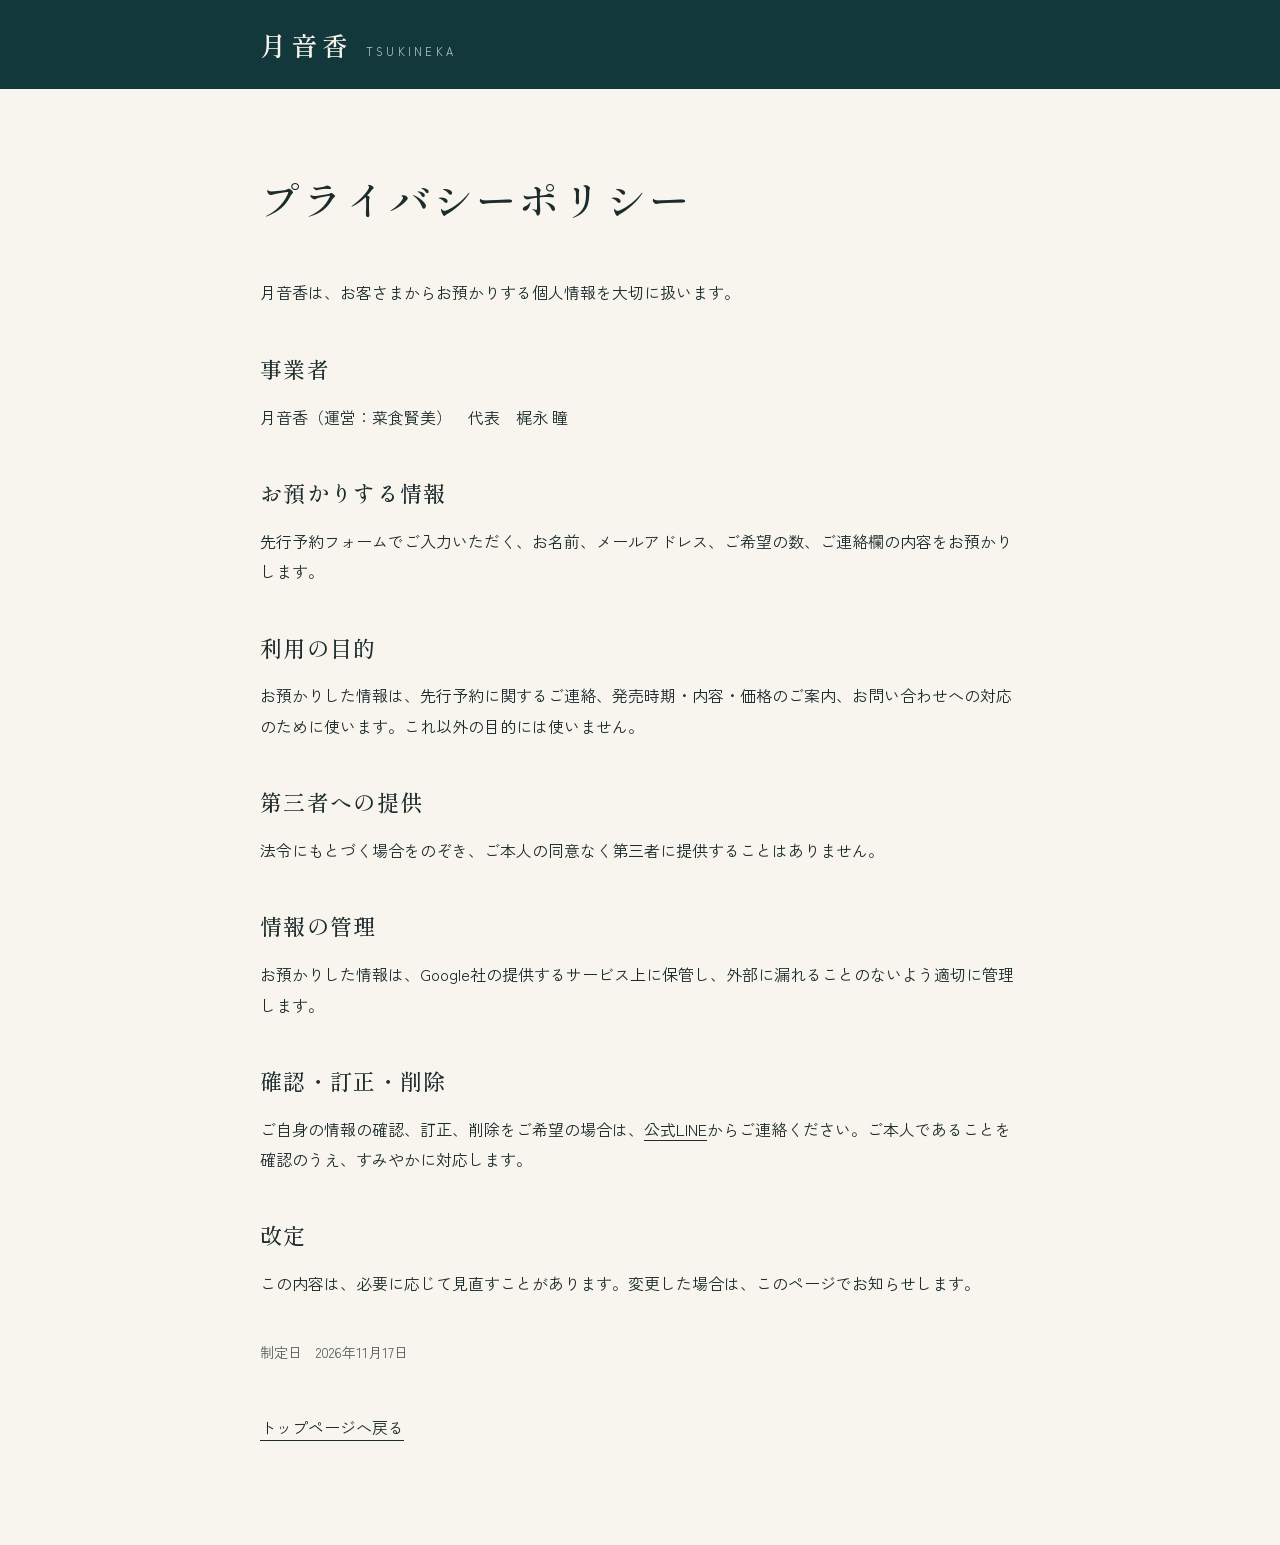
<file: privacy.html>
<!doctype html>
<html lang="ja">
<head>
<meta charset="utf-8">
<meta name="viewport" content="width=device-width, initial-scale=1">
<title>プライバシーポリシー｜月音香</title>
<meta name="description" content="月音香のプライバシーポリシーです。">
<meta property="og:type" content="website">
<meta property="og:title" content="プライバシーポリシー｜月音香">
<meta property="og:description" content="月音香のプライバシーポリシーです。">
<meta property="og:locale" content="ja_JP">
<link rel="preconnect" href="https://fonts.googleapis.com">
<link rel="preconnect" href="https://fonts.gstatic.com" crossorigin>
<link rel="stylesheet" href="https://fonts.googleapis.com/css2?family=Shippori+Mincho:wght@400;500;600&family=Zen+Kaku+Gothic+New:wght@400;500;700&display=swap">
<style>
html{scroll-behavior:smooth}
body{margin:0;background:#F8F5EE;-webkit-text-size-adjust:100%}
*{box-sizing:border-box}
img{max-width:100%;height:auto}
a{color:inherit}a:hover{opacity:.8}
input,select,textarea,button{font-family:inherit}
input:focus,select:focus,textarea:focus,a:focus-visible,button:focus-visible{outline:2px solid #DCC48E;outline-offset:2px}
button[disabled]{opacity:.6;cursor:default}
[hidden]{display:none!important}
@media (prefers-reduced-motion:reduce){html{scroll-behavior:auto}}
</style>
</head>
<body>
<div style="font-family: 'Zen Kaku Gothic New', 'Hiragino Kaku Gothic ProN', 'Yu Gothic', sans-serif; color: #1C2B2C; background: #F8F5EE; line-height: 1.9; font-size: 16px; min-height: 100vh">
<header style="background: #12383C; color: #F6F3EC; padding: 20px clamp(20px, 5vw, 80px)">
<div style="max-width: 760px; margin: 0 auto">
<a href="index.html" style="text-decoration: none; display: inline-flex; align-items: baseline; gap: 12px">
<span style="font-family: 'Shippori Mincho', 'Hiragino Mincho ProN', 'Yu Mincho', serif; font-size: 26px; font-weight: 600; letter-spacing: 0.2em">月音香</span>
<span style="font-size: 11px; letter-spacing: 0.3em; color: #B5C7C6">TSUKINEKA</span>
</a>
</div>
</header>
<main style="padding: 72px clamp(20px, 5vw, 80px) 96px">
<div style="max-width: 760px; margin: 0 auto; display: flex; flex-direction: column; gap: 40px">
<h1 style="margin: 0; font-family: 'Shippori Mincho', 'Hiragino Mincho ProN', 'Yu Mincho', serif; font-weight: 500; font-size: clamp(28px, 5vw, 40px); letter-spacing: 0.08em">プライバシーポリシー</h1>
<p style="margin: 0">月音香は、お客さまからお預かりする個人情報を大切に扱います。</p>
<section style="display: flex; flex-direction: column; gap: 12px">
<h2 style="margin: 0; font-family: 'Shippori Mincho', 'Hiragino Mincho ProN', 'Yu Mincho', serif; font-weight: 500; font-size: 22px; letter-spacing: 0.06em">事業者</h2>
<p style="margin: 0">月音香（運営：菜食賢美）　代表　梶永 瞳</p>
</section>
<section style="display: flex; flex-direction: column; gap: 12px">
<h2 style="margin: 0; font-family: 'Shippori Mincho', 'Hiragino Mincho ProN', 'Yu Mincho', serif; font-weight: 500; font-size: 22px; letter-spacing: 0.06em">お預かりする情報</h2>
<p style="margin: 0">先行予約フォームでご入力いただく、お名前、メールアドレス、ご希望の数、ご連絡欄の内容をお預かりします。</p>
</section>
<section style="display: flex; flex-direction: column; gap: 12px">
<h2 style="margin: 0; font-family: 'Shippori Mincho', 'Hiragino Mincho ProN', 'Yu Mincho', serif; font-weight: 500; font-size: 22px; letter-spacing: 0.06em">利用の目的</h2>
<p style="margin: 0">お預かりした情報は、先行予約に関するご連絡、発売時期・内容・価格のご案内、お問い合わせへの対応のために使います。これ以外の目的には使いません。</p>
</section>
<section style="display: flex; flex-direction: column; gap: 12px">
<h2 style="margin: 0; font-family: 'Shippori Mincho', 'Hiragino Mincho ProN', 'Yu Mincho', serif; font-weight: 500; font-size: 22px; letter-spacing: 0.06em">第三者への提供</h2>
<p style="margin: 0">法令にもとづく場合をのぞき、ご本人の同意なく第三者に提供することはありません。</p>
</section>
<section style="display: flex; flex-direction: column; gap: 12px">
<h2 style="margin: 0; font-family: 'Shippori Mincho', 'Hiragino Mincho ProN', 'Yu Mincho', serif; font-weight: 500; font-size: 22px; letter-spacing: 0.06em">情報の管理</h2>
<p style="margin: 0">お預かりした情報は、Google社の提供するサービス上に保管し、外部に漏れることのないよう適切に管理します。</p>
</section>
<section style="display: flex; flex-direction: column; gap: 12px">
<h2 style="margin: 0; font-family: 'Shippori Mincho', 'Hiragino Mincho ProN', 'Yu Mincho', serif; font-weight: 500; font-size: 22px; letter-spacing: 0.06em">確認・訂正・削除</h2>
<p style="margin: 0">ご自身の情報の確認、訂正、削除をご希望の場合は、<a href="https://lin.ee/wllFZWO" target="_blank" rel="noopener" style="text-underline-offset: 4px">公式LINE</a>からご連絡ください。ご本人であることを確認のうえ、すみやかに対応します。</p>
</section>
<section style="display: flex; flex-direction: column; gap: 12px">
<h2 style="margin: 0; font-family: 'Shippori Mincho', 'Hiragino Mincho ProN', 'Yu Mincho', serif; font-weight: 500; font-size: 22px; letter-spacing: 0.06em">改定</h2>
<p style="margin: 0">この内容は、必要に応じて見直すことがあります。変更した場合は、このページでお知らせします。</p>
</section>
<p style="margin: 0; font-size: 14px; color: #55615F">制定日　2026年11月17日</p>
<div style="display: flex"><a href="index.html" style="display: inline-flex; align-items: center; min-height: 44px; text-underline-offset: 6px">トップページへ戻る</a></div>
</div>
</main>
</div>

</body>
</html>
</file>
